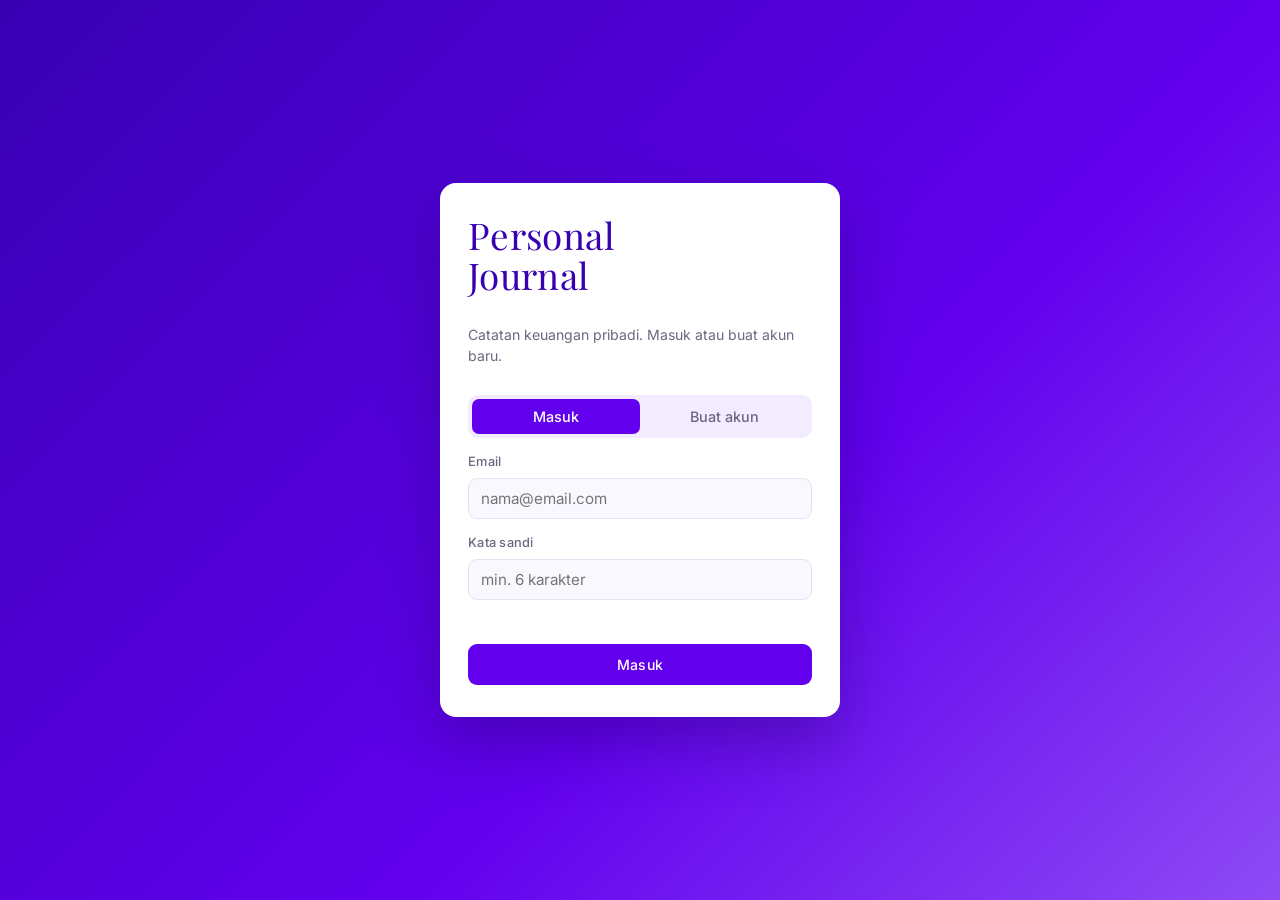
<file: index.html>
<!DOCTYPE html>
<html lang="id">
<head>
<meta charset="UTF-8">
<meta name="viewport" content="width=device-width, initial-scale=1">
<title>Personal Journal</title>
<meta name="theme-color" content="#3700B3">
<link rel="manifest" href="manifest.json">
<link rel="apple-touch-icon" href="icon-192.png">
<link rel="icon" href="data:image/svg+xml,<svg xmlns='http://www.w3.org/2000/svg' viewBox='0 0 100 100'><text y='.9em' font-size='90'>📒</text></svg>">
<link rel="preconnect" href="https://fonts.googleapis.com">
<link rel="preconnect" href="https://fonts.gstatic.com" crossorigin>
<link href="https://fonts.googleapis.com/css2?family=Playfair+Display:wght@400&family=Inter:wght@300;400;500&display=swap" rel="stylesheet">
<link rel="stylesheet" href="style.css">
</head>
<body>
<svg width="0" height="0" style="position:absolute" aria-hidden="true"><defs>
<symbol id="i-eye" viewBox="0 0 24 24"><path d="M2 12s3.5-7 10-7 10 7 10 7-3.5 7-10 7S2 12 2 12z"/><circle cx="12" cy="12" r="3"/></symbol>
<symbol id="i-eye-off" viewBox="0 0 24 24"><path d="M9.9 4.2A10.6 10.6 0 0 1 12 4c6.5 0 10 8 10 8a17 17 0 0 1-3.2 4.2"/><path d="M6.6 6.6C3.7 8.4 2 12 2 12s3.5 8 10 8a10 10 0 0 0 5.4-1.6"/><path d="M14.1 14.1a3 3 0 1 1-4.2-4.2"/><path d="m2 2 20 20"/></symbol>
<symbol id="i-bell" viewBox="0 0 24 24"><path d="M6 8a6 6 0 0 1 12 0c0 7 3 9 3 9H3s3-2 3-9"/><path d="M10.3 21a1.9 1.9 0 0 0 3.4 0"/></symbol>
<symbol id="i-sparkles" viewBox="0 0 24 24"><path d="m12 3-1.9 5.8a2 2 0 0 1-1.3 1.3L3 12l5.8 1.9a2 2 0 0 1 1.3 1.3L12 21l1.9-5.8a2 2 0 0 1 1.3-1.3L21 12l-5.8-1.9a2 2 0 0 1-1.3-1.3z"/></symbol>
<symbol id="i-home" viewBox="0 0 24 24"><path d="m3 11 9-8 9 8"/><path d="M5 10v10h14V10"/><path d="M10 20v-6h4v6"/></symbol>
<symbol id="i-receipt" viewBox="0 0 24 24"><path d="M5 3h14v18l-3-2-2 2-2-2-2 2-2-2-3 2z"/><path d="M9 8h6M9 12h6"/></symbol>
<symbol id="i-wallet" viewBox="0 0 24 24"><path d="M3 7a2 2 0 0 1 2-2h13v4"/><path d="M3 7v11a2 2 0 0 0 2 2h15V9H5a2 2 0 0 1-2-2z"/><circle cx="16.5" cy="14.5" r="1"/></symbol>
<symbol id="i-target" viewBox="0 0 24 24"><circle cx="12" cy="12" r="9"/><circle cx="12" cy="12" r="5"/><circle cx="12" cy="12" r="1"/></symbol>
<symbol id="i-user" viewBox="0 0 24 24"><circle cx="12" cy="8" r="4"/><path d="M4 21a8 8 0 0 1 16 0"/></symbol>
<symbol id="i-plus" viewBox="0 0 24 24"><path d="M12 5v14M5 12h14"/></symbol>
<symbol id="i-down-left" viewBox="0 0 24 24"><path d="M17 7 7 17M17 17H7V7"/></symbol>
<symbol id="i-up-right" viewBox="0 0 24 24"><path d="M7 17 17 7M7 7h10v10"/></symbol>
<symbol id="i-repeat" viewBox="0 0 24 24"><path d="m17 2 4 4-4 4"/><path d="M3 11V9a3 3 0 0 1 3-3h15"/><path d="m7 22-4-4 4-4"/><path d="M21 13v2a3 3 0 0 1-3 3H3"/></symbol>
<symbol id="i-chevron" viewBox="0 0 24 24"><path d="m9 6 6 6-6 6"/></symbol>
</defs></svg>


<!-- LOGIN -->
<main id="auth" class="auth">
  <div class="auth-card">
    <div class="logo">Personal<br>Journal</div>
    <p class="muted">Catatan keuangan pribadi. Masuk atau buat akun baru.</p>
    <div class="tabs" role="tablist">
      <button class="tab on" data-mode="login">Masuk</button>
      <button class="tab" data-mode="register">Buat akun</button>
    </div>
    <label>Nama akun<input id="u" autocomplete="username" placeholder="mis. andi"></label>
    <label>Kata sandi<input id="p" type="password" autocomplete="current-password" placeholder="min. 6 karakter"></label>
    <p id="authErr" class="err" role="alert"></p>
    <button id="authBtn" class="btn primary wide">Masuk</button>
  </div>
</main>

<!-- APP -->
<div id="app" hidden>
  <header class="top">
    <div class="logo sm">Personal Journal</div>
    <nav>
      <a href="#home">Beranda</a><a href="#dompet">Dompet</a><a href="#anggaran">Anggaran</a><a href="#laporan">Laporan</a>
      <a href="#investasi">Investasi</a><a href="#target">Target</a><a href="#tagihan">Tagihan</a><a href="#jurnal">Jurnal</a><a href="#zakat">Zakat</a><a href="#profil">Akun</a><a href="#cadangan">Cadangan</a><a href="#catatan">Catatan</a><a href="#evaluasi">Evaluasi</a>
    </nav>
    <div class="who"><span id="whoName"></span><button class="btn ghost" id="secBtn">Keamanan</button><button class="btn ghost" id="logout">Keluar</button></div>
  </header>

  <section class="home" id="home">
    <div class="hhead">
      <div><p class="muted" id="greet">Halo</p><h1 class="hname" id="hName"></h1></div>
      <div class="hbtns">
        <button class="icon-btn" id="notifBtn" type="button" aria-label="Notifikasi"><svg class="ic"><use href="#i-bell"/></svg><span class="cnt" id="notifCount" hidden>0</span></button>
        <button class="icon-btn" id="aiBtn" type="button" aria-label="Insight dan analisis"><svg class="ic"><use href="#i-sparkles"/></svg></button>
      </div>
    </div>

    <div class="balcard">
      <div class="ballabel">Total Balance</div>
      <div class="balrow"><span id="total">Rp0</span>
        <button class="icon-btn" id="eye" type="button" aria-label="Sembunyikan angka"><svg class="ic"><use id="eyeUse" href="#i-eye"/></svg></button></div>
    </div>

    <div class="sumgrid">
      <div class="sum in"><span><svg class="ic"><use href="#i-down-left"/></svg>Income</span><strong id="sumIn">Rp0</strong><em>Bulan ini</em></div>
      <div class="sum out"><span><svg class="ic"><use href="#i-up-right"/></svg>Expense</span><strong id="sumOut">Rp0</strong><em>Bulan ini</em></div>
      <div class="sum"><span><svg class="ic"><use href="#i-wallet"/></svg>Savings</span><strong id="sumSav">Rp0</strong><em>Target + dana darurat</em></div>
      <div class="sum"><span><svg class="ic"><use href="#i-target"/></svg>Investment</span><strong id="invTotal">Rp0</strong><em>Emas, obligasi, saham</em></div>
    </div>

    <div class="qa">
      <button id="qaIn" type="button"><svg class="ic"><use href="#i-down-left"/></svg>Add Income</button>
      <button id="qaOut" type="button"><svg class="ic"><use href="#i-up-right"/></svg>Add Expense</button>
      <button id="qaTf" type="button"><svg class="ic"><use href="#i-repeat"/></svg>Transfer</button>
      <button id="qaGoal" type="button"><svg class="ic"><use href="#i-target"/></svg>Add Goal</button>
    </div>
  </section>

  <main class="grid">
    <section class="card" id="recentCard">
      <div class="card-h"><h2>Transaksi terbaru</h2><a class="link" href="#catatan">Lihat semua <svg class="ic"><use href="#i-chevron"/></svg></a></div>
      <div id="recent"></div>
    </section>

    <section class="card" id="overviewCard">
      <div class="card-h"><h2>Ringkasan arus kas</h2><div class="ptabs" id="ovTabs"><button data-per="7D">7H</button><button data-per="30D" class="on">30H</button><button data-per="3M">3B</button><button data-per="6M">6B</button><button data-per="1Y">1T</button></div></div>
      <div id="ovChart"></div>
    </section>

    <section class="card" id="bsnapCard">
      <div class="card-h"><h2>Anggaran</h2><a class="link" href="#anggaran">Lihat anggaran <svg class="ic"><use href="#i-chevron"/></svg></a></div>
      <div id="bsnap"></div>
    </section>

    <section class="card" id="gsnapCard">
      <div class="card-h"><h2>Target saya</h2><a class="link" href="#target">Lihat target <svg class="ic"><use href="#i-chevron"/></svg></a></div>
      <div id="gsnap"></div>
    </section>

    <section class="card full insight" id="isnapCard">
      <div class="card-h"><h2>Insight keuangan</h2><button class="btn ghost" id="askBtn" type="button">Lihat analisis</button></div>
      <div id="isnap"></div>
    </section>

    <h2 class="sect">Rincian</h2>
    <section id="dompet" class="card">
      <div class="card-h"><h2>Dompet</h2><span class="acts"><button class="btn ghost" id="addTf">Transfer</button><button class="btn ghost" id="addWallet">+ Dompet</button></span></div>
      <div id="wallets" class="wallets"></div>
    </section>

    <section id="anggaran" class="card">
      <div class="card-h"><h2>Rencana anggaran bulan ini</h2><button class="btn ghost" id="addBudget">+ Batas</button></div>
      <div id="budgets"></div>
    </section>

    <section id="laporan" class="card">
      <div class="card-h"><h2>Ke mana uang keluar</h2><span class="muted" id="monthLbl"></span></div>
      <div id="pie" class="pie-wrap"></div>
    </section>

    <section id="investasi" class="card">
      <div class="card-h"><h2>Sisa uang jadi investasi</h2><button class="btn ghost" id="addInv">+ Alokasikan</button></div>
      <div id="inv" class="inv"></div>
    </section>

        <section id="target" class="card">
      <div class="card-h"><h2>Target tabungan</h2><button class="btn ghost" id="addGoal">+ Target</button></div>
      <div id="goals"></div>
    </section>

    <section id="tagihan" class="card">
      <div class="card-h"><h2>Berulang &amp; tagihan</h2><button class="btn ghost" id="addRec">+ Tambah</button></div>
      <div id="recBanner"></div>
      <div id="recs"></div>
    </section>

    <section id="jurnal" class="card">
      <div class="card-h"><h2>Jurnal harian</h2></div>
      <form id="fJr" class="jr">
        <input type="date" name="date" required>
        <select name="mood"><option value="5">Senang</option><option value="4">Tenang</option><option value="3" selected>Biasa</option><option value="2">Capek</option><option value="1">Stres / sedih</option></select>
        <textarea name="text" rows="3" maxlength="400" placeholder="Apa yang kamu rasakan atau pikirkan hari ini?"></textarea>
        <button class="btn primary">Simpan jurnal</button>
      </form>
      <div id="jrInsight"></div>
      <div id="jrList"></div>
    </section>

    <section id="zakat" class="card">
      <div class="card-h"><h2>Zakat &amp; sedekah</h2></div>
      <form id="fGold" class="jr"><label>Harga emas per gram (Rp)<input name="gold" type="number" min="0" inputmode="numeric"></label><button class="btn ghost">Hitung</button></form>
      <div id="zk"></div>
    </section>

    <section class="card" id="profil">
      <div class="card-h"><h2>Akun</h2></div>
      <form id="fProf" class="jr">
        <label>Nama tampilan<input name="name" maxlength="30" placeholder="Nama yang muncul di sapaan"></label>
        <p class="muted" style="margin:0">Akun: <span id="profAcc"></span></p>
        <button class="btn primary">Simpan nama</button>
      </form>
      <div class="acts"><button class="btn ghost" id="profSec" type="button">Keamanan</button><button class="btn ghost" id="profOut" type="button">Keluar</button></div>
    </section>

    <section class="card" id="syncCard">
      <div class="card-h"><h2>Sinkronisasi</h2></div>
      <p id="syncState" style="margin:0 0 8px"></p>
      <p class="muted" id="syncHelp" style="margin:0 0 10px">Untuk membuka data yang sama di HP dan laptop, aktifkan cloud (lihat PANDUAN-CLOUD.md).</p>
      <button class="btn ghost" id="syncNow" type="button">Sinkronkan sekarang</button>
    </section>

    <section id="cadangan" class="card full">
      <div class="card-h"><h2>Cadangan &amp; impor data</h2></div>
      <p class="muted">Data tersimpan di browser ini. Simpan cadangan secara berkala supaya aman jika browser dibersihkan atau berganti perangkat.</p>
      <div class="acts">
        <button class="btn primary" id="bkExp">Simpan cadangan (.json)</button>
        <button class="btn ghost" id="bkImp">Pulihkan dari cadangan</button>
        <button class="btn ghost" id="csvBtn">Impor mutasi bank (CSV)</button>
        <input type="file" id="bkFile" accept=".json,application/json" hidden>
      </div>
      <div id="autoBak"></div>
    </section>

    

    <section id="catatan" class="card full">
      <div class="card-h"><h2>Catatan transaksi</h2>
        <span class="acts"><select id="filterMonth"></select><button class="btn ghost" id="exp">Ekspor Excel (CSV)</button><button class="btn ghost" id="prt">Cetak / PDF</button></span></div>
      <div class="tbl-wrap">
        <table>
          <thead><tr><th>Tanggal</th><th>Hari</th><th>Keterangan</th><th>Dompet</th><th class="r">Jumlah</th><th>Status</th><th></th></tr></thead>
          <tbody id="txBody"></tbody>
        </table>
      </div>
    </section>

    <section id="evaluasi" class="card full">
      <div class="card-h"><h2>Evaluasi: sebab, akibat, dan yang perlu direlakan</h2><span class="muted" id="evalLbl"></span></div>
      <div id="evalBox" class="eval"></div>
    </section>
  </main>
  <footer class="foot">Data tersimpan di browser perangkat ini.</footer>
  <nav class="bnav" aria-label="Navigasi utama">
    <a href="#home"><svg class="ic"><use href="#i-home"/></svg>Home</a>
    <a href="#catatan"><svg class="ic"><use href="#i-receipt"/></svg>Transaksi</a>
    <button type="button" class="plus" id="bnPlus" aria-label="Tambah transaksi"><svg class="ic"><use href="#i-plus"/></svg></button>
    <a href="#anggaran"><svg class="ic"><use href="#i-wallet"/></svg>Budget</a>
    <a href="#target"><svg class="ic"><use href="#i-target"/></svg>Goals</a>
    <button type="button" id="bnProfil"><svg class="ic"><use href="#i-user"/></svg>Profil</button>
  </nav>
</div>

<!-- MODALS -->
<dialog id="mTx"><form method="dialog" class="mf" id="fTx">
  <h3>Catat transaksi</h3>
  <div class="seg"><label><input type="radio" name="type" value="out" checked><span>Pengeluaran</span></label><label><input type="radio" name="type" value="in"><span>Pemasukan</span></label></div>
  <label>Nominal (Rp)<input name="amount" type="number" min="1" inputmode="numeric" required></label>
  <label>Kategori<select name="cat"></select></label>
  <label>Dompet<select name="wallet"></select></label>
  <label>Tanggal<input name="date" type="date" required></label>
  <label>Catatan kecil<input name="note" maxlength="80" placeholder="mis. kopi susu sama teman"></label>
  <div class="mb"><button type="button" class="btn ghost" data-close>Batal</button><button class="btn primary">Simpan</button></div>
</form></dialog>

<dialog id="mWallet"><form method="dialog" class="mf" id="fWallet">
  <h3>Tambah dompet</h3>
  <label>Nama<input name="name" required placeholder="mis. Jago Syariah, GoPay"></label>
  <label>Jenis<select name="type"><option value="giral">Uang Giral (rekening / e-wallet)</option><option value="kartal">Uang Kartal (tunai)</option></select></label>
  <label>Saldo awal (Rp)<input name="balance" type="number" min="0" value="0"></label>
  <div class="mb"><button type="button" class="btn ghost" data-close>Batal</button><button class="btn primary">Simpan</button></div>
</form></dialog>

<dialog id="mBudget"><form method="dialog" class="mf" id="fBudget">
  <h3>Batas pengeluaran</h3>
  <label>Kategori<select name="cat"></select></label>
  <label>Maksimal per bulan (Rp)<input name="limit" type="number" min="1" required></label>
  <div class="mb"><button type="button" class="btn ghost" data-close>Batal</button><button class="btn primary">Simpan</button></div>
</form></dialog>

<dialog id="mInv"><form method="dialog" class="mf" id="fInv">
  <h3>Alokasikan ke investasi</h3>
  <label>Instrumen<select name="k"><option value="dana">Dana darurat</option><option value="emas">Emas</option><option value="obligasi">Obligasi</option><option value="saham">Saham</option></select></label>
  <label>Dari dompet<select name="wallet"></select></label>
  <label>Nominal (Rp)<input name="amount" type="number" min="1" required></label>
  <div class="mb"><button type="button" class="btn ghost" data-close>Batal</button><button class="btn primary">Pindahkan</button></div>
</form></dialog>

<dialog id="mTf"><form method="dialog" class="mf" id="fTf">
  <h3>Transfer antar dompet</h3>
  <label>Dari<select name="from"></select></label>
  <label>Ke<select name="to"></select></label>
  <label>Nominal (Rp)<input name="amount" type="number" min="1" required></label>
  <div class="mb"><button type="button" class="btn ghost" data-close>Batal</button><button class="btn primary">Pindahkan</button></div>
</form></dialog>

<dialog id="mSec"><form method="dialog" class="mf" id="fSec">
  <h3>Keamanan akun</h3>
  <label>Sandi lama<input name="old" type="password" autocomplete="current-password" placeholder="kosongkan jika tidak ganti sandi"></label>
  <label>Sandi baru (min. 6)<input name="n1" type="password" autocomplete="new-password"></label>
  <label>Ulangi sandi baru<input name="n2" type="password" autocomplete="new-password"></label>
  <label style="display:flex;gap:8px;align-items:center"><input name="autohide" type="checkbox" style="width:auto"> Sembunyikan angka otomatis saat masuk</label>
  <label>Keluar otomatis jika tidak aktif<select name="idle"><option value="1">1 menit</option><option value="5">5 menit</option><option value="15">15 menit</option><option value="0">Jangan keluar otomatis</option></select></label>
  <p id="secMsg" class="err" role="alert"></p>
  <div class="mb"><button type="button" class="btn ghost" data-close>Batal</button><button class="btn primary">Simpan</button></div>
</form></dialog>

<dialog id="mGoal"><form method="dialog" class="mf" id="fGoal">
  <h3>Target tabungan</h3>
  <label>Nama target<input name="name" required placeholder="mis. Laptop baru"></label>
  <label>Jumlah target (Rp)<input name="target" type="number" min="1" required></label>
  <label>Tenggat (opsional)<input name="deadline" type="date"></label>
  <div class="mb"><button type="button" class="btn ghost" data-close>Batal</button><button class="btn primary">Simpan</button></div>
</form></dialog>

<dialog id="mGoalDep"><form method="dialog" class="mf" id="fGoalDep">
  <h3>Setor ke target</h3>
  <label>Dari dompet<select name="wallet"></select></label>
  <label>Nominal (Rp)<input name="amount" type="number" min="1" required></label>
  <div class="mb"><button type="button" class="btn ghost" data-close>Batal</button><button class="btn primary">Setor</button></div>
</form></dialog>

<dialog id="mRec"><form method="dialog" class="mf" id="fRec">
  <h3>Transaksi berulang</h3>
  <label>Nama<input name="name" required placeholder="mis. Gaji, Kos, Netflix"></label>
  <label>Jenis<select name="type"><option value="out">Pengeluaran</option><option value="in">Pemasukan</option></select></label>
  <label>Nominal (Rp)<input name="amount" type="number" min="1" required></label>
  <label>Dompet<select name="wallet"></select></label>
  <label>Kategori<select name="cat"></select></label>
  <label>Tiap tanggal (1-28)<input name="day" type="number" min="1" max="28" value="1" required></label>
  <label style="display:flex;gap:8px;align-items:center"><input name="auto" type="checkbox" style="width:auto"> Catat otomatis (kalau tidak, hanya pengingat)</label>
  <div class="mb"><button type="button" class="btn ghost" data-close>Batal</button><button class="btn primary">Simpan</button></div>
</form></dialog>

<dialog id="mCsv"><form method="dialog" class="mf" id="fCsv">
  <h3>Impor mutasi bank</h3>
  <p class="muted" style="margin:0">Unduh mutasi/e-statement dari aplikasi banking dalam format CSV, lalu pilih filenya di sini.</p>
  <label>Masuk ke dompet<select name="wallet"></select></label>
  <label>File CSV<input name="file" type="file" accept=".csv,.txt,text/csv"></label>
  <label style="display:flex;gap:8px;align-items:center"><input name="adjust" type="checkbox" style="width:auto"> Sesuaikan saldo dompet dengan transaksi ini</label>
  <p class="muted" style="margin:0">Biarkan tidak dicentang jika saldo dompet sudah kamu isi sesuai saldo bank saat ini.</p>
  <div class="mb"><button type="button" class="btn ghost" data-close>Batal</button><button class="btn primary">Impor</button></div>
</form></dialog>

<dialog id="mNotif"><div class="mf"><h3>Notifikasi</h3><div id="notifList"></div><div class="mb"><button type="button" class="btn ghost" data-close>Tutup</button></div></div></dialog>

<div id="toast" class="toast" role="status"></div>
<script src="store.js"></script>
<script src="config.js"></script>
<script src="cloud.js"></script>
<script src="keamanan.js"></script>
<script src="app.js"></script>
<script src="fitur.js"></script>
<script src="home.js"></script>
<script src="profil.js"></script>
<script src="platform.js"></script>
</body>
</html>
</file>
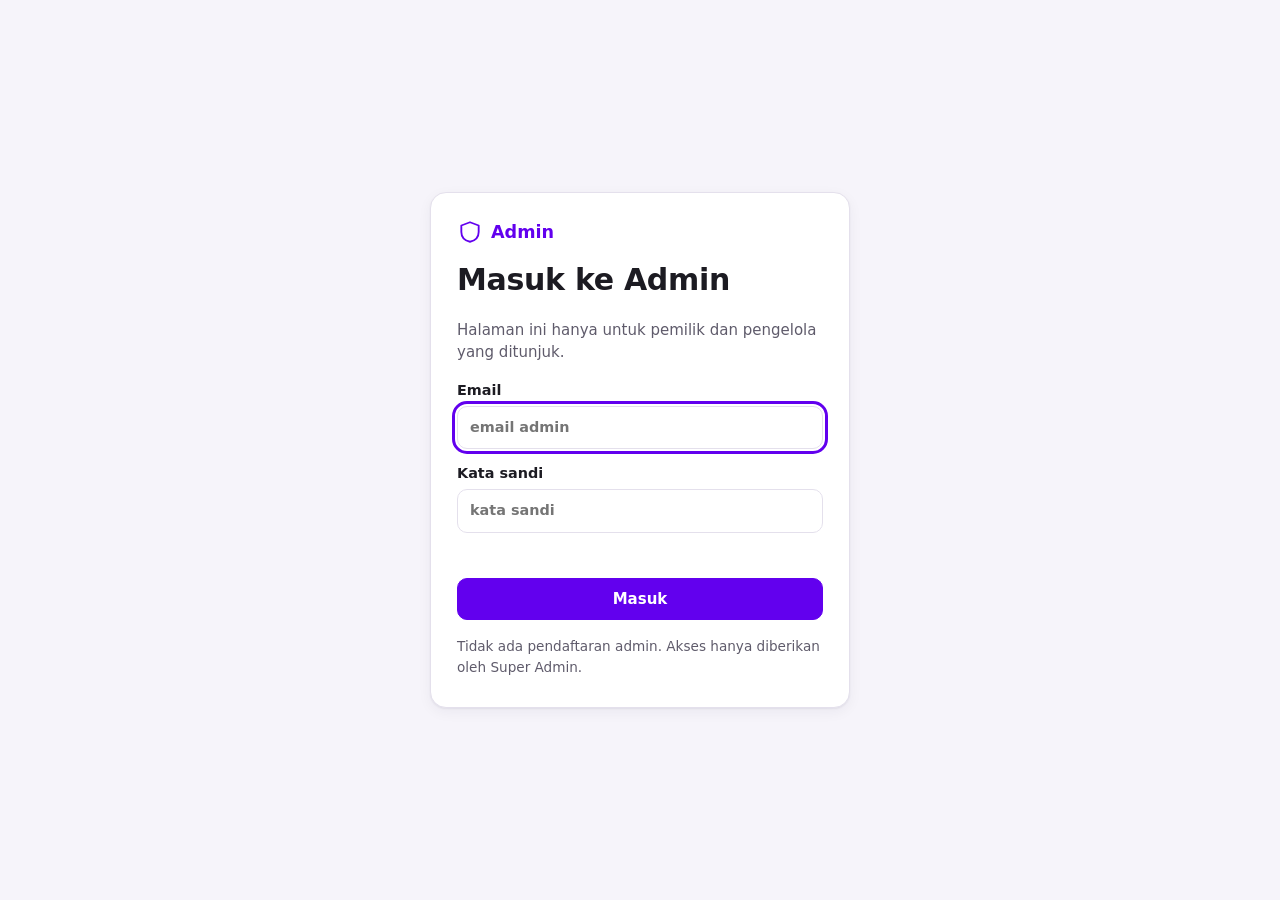
<file: admin.html>
<!doctype html>
<html lang="id">
<head>
<meta charset="utf-8">
<meta name="viewport" content="width=device-width, initial-scale=1">
<meta name="robots" content="noindex, nofollow">
<meta name="color-scheme" content="light dark">
<title>Admin · Personal Journal</title>
<link rel="icon" href="data:,">
<link rel="stylesheet" href="admin/admin.css">
</head>
<body>
<div id="root" aria-live="polite"></div>
<noscript><p>Halaman admin membutuhkan JavaScript.</p></noscript>
<script src="config.js"></script>
<script src="admin/ui.js"></script>
<script src="admin/xlsx.js"></script>
<script src="admin/core.js"></script>
<script src="admin/modules/overview.js"></script>
<script src="admin/modules/users.js"></script>
<script src="admin/modules/roles.js"></script>
<script src="admin/modules/branding.js"></script>
<script src="admin/modules/cms.js"></script>
<script src="admin/modules/media.js"></script>
<script src="admin/modules/communication.js"></script>
<script src="admin/modules/analytics.js"></script>
<script src="admin/modules/settings.js"></script>
<script src="admin/modules/security.js"></script>
<script src="admin/modules/audit.js"></script>
<script src="admin/modules/backup.js"></script>
<script src="admin/modules/import-export.js"></script>
<script src="admin/modules/maintenance.js"></script>
<script src="admin/modules/modules-manager.js"></script>
<script src="admin/modules/feature-builder.js"></script>
<script src="admin/modules/application-management.js"></script>
<script src="admin/modules/layout-editor.js"></script>
<script src="admin/boot.js"></script>
</body>
</html>
</file>
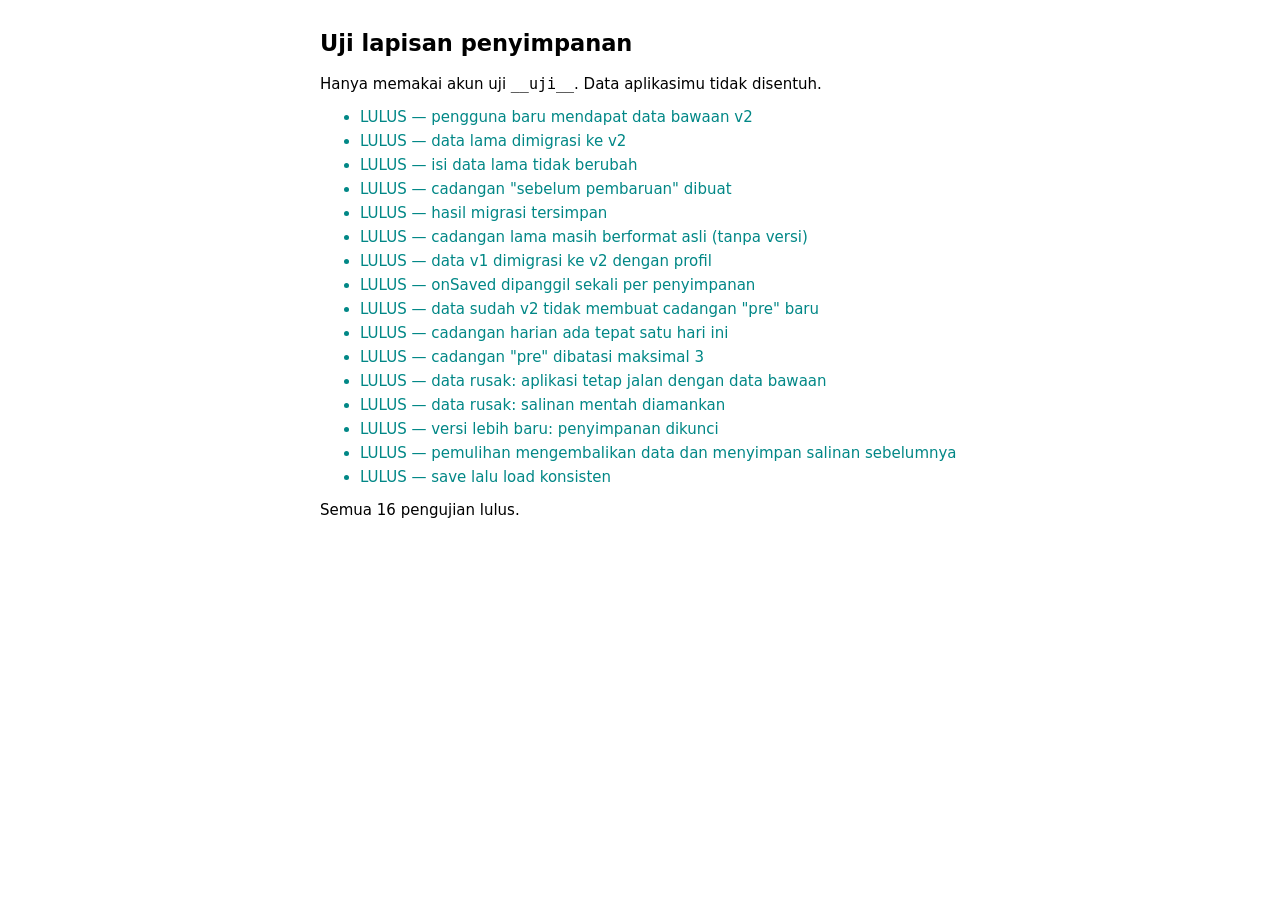
<file: tests/run.html>
<!DOCTYPE html><html lang="id"><head><meta charset="utf-8"><title>Uji penyimpanan</title>
<style>body{font:15px system-ui;max-width:640px;margin:30px auto;padding:0 16px}li{margin:6px 0}.ok{color:#018786}.gagal{color:#B00020;font-weight:600}</style></head>
<body><h2>Uji lapisan penyimpanan</h2><p>Hanya memakai akun uji <code>__uji__</code>. Data aplikasimu tidak disentuh.</p><ul id="r"></ul><p id="s"></p>
<script src="../store.js"></script><script src="store.test.js"></script>
<script>const h=window.__hasil;document.getElementById('r').innerHTML=h.map(x=>`<li class="${x.ok?'ok':'gagal'}">${x.ok?'LULUS':'GAGAL'} — ${x.nama} ${x.info}</li>`).join('');
const g=h.filter(x=>!x.ok).length;document.getElementById('s').textContent=g?g+' pengujian gagal.':'Semua '+h.length+' pengujian lulus.';</script></body></html>
</file>
<file: style.css>
/* Personal Journal v7 — palet ungu, tipografi formal, angka tertata */
:root{
  --p:#6200EE; --p-dark:#3700B3; --p-light:#BB86FC; --p-soft:#F3EBFF; --p-soft2:#E8DCFB;
  --teal:#018786; --teal-soft:#E3F3F2; --red:#B00020; --red-soft:#FBEAEE; --amber:#B26A00;
  --ink:#1D1B2E; --muted:#6B6880; --line:#E7E2F1; --bg:#FAF8FF; --card:#FFFFFF;
  --display:'Playfair Display',Georgia,'Times New Roman',serif;
  --body:'Inter',system-ui,-apple-system,'Segoe UI',sans-serif;
}
@media (prefers-color-scheme:dark){
  :root{--ink:#EDE8FA;--muted:#A9A3C2;--line:#2C2548;--bg:#0F0B1E;--card:#181330;
        --p-soft:#221A44;--p-soft2:#2E2358;--teal-soft:#10302F;--red-soft:#3A1420;--p:#9965F4}
}
*{box-sizing:border-box}
html{scroll-behavior:smooth}
body{margin:0;font-family:var(--body);font-weight:400;font-size:15px;background:var(--bg);color:var(--ink);line-height:1.55;
  font-variant-numeric:tabular-nums lining-nums;font-feature-settings:"tnum" 1,"lnum" 1}
[hidden]{display:none!important}
h1,h2,h3{margin:0;font-weight:400}
h2,h3,.logo{font-family:var(--display);letter-spacing:.01em}
b,strong{font-weight:500}
a{color:inherit}
:focus-visible{outline:2px solid var(--p-light);outline-offset:2px}
.muted{color:var(--muted);font-size:.88rem}
.logo{font-size:2.3rem;line-height:1.1;color:var(--p-dark)}
.logo.sm{font-size:1.25rem}
@media (prefers-color-scheme:dark){.logo{color:var(--p-light)}}

/* masuk */
.auth{min-height:100vh;display:grid;place-items:center;padding:20px;background:linear-gradient(135deg,var(--p-dark),var(--p) 60%,#8E4BF5)}
.auth-card{background:var(--card);width:min(400px,100%);padding:32px 28px;border-radius:16px;display:grid;gap:14px;box-shadow:0 24px 60px rgba(30,0,90,.35)}
.tabs{display:grid;grid-template-columns:1fr 1fr;background:var(--p-soft);border-radius:10px;padding:4px}
.tab{border:0;background:none;padding:9px;border-radius:7px;font:500 .9rem var(--body);color:var(--muted);cursor:pointer}
.tab.on{background:var(--p);color:#fff}
label{display:grid;gap:6px;font-size:.8rem;font-weight:500;color:var(--muted);letter-spacing:.02em}
input,select,textarea{font:400 .95rem var(--body);padding:10px 12px;border:1px solid var(--line);border-radius:9px;background:var(--bg);color:var(--ink);width:100%}
textarea{resize:vertical}
input:focus,select:focus,textarea:focus{border-color:var(--p);outline:none;box-shadow:0 0 0 3px rgba(98,0,238,.12)}
.err{color:var(--red);font-size:.85rem;min-height:1.2em;margin:0}

/* tombol */
.btn{font:500 .88rem var(--body);letter-spacing:.015em;border:0;border-radius:9px;padding:9px 16px;cursor:pointer;transition:transform .12s,background .2s}
.btn:active{transform:scale(.97)}
.btn.primary{background:var(--p);color:#fff}
.btn.primary:hover{background:var(--p-dark)}
.btn.ghost{background:var(--p-soft);color:var(--p-dark)}
.btn.ghost:hover{background:var(--p-soft2)}
@media (prefers-color-scheme:dark){.btn.ghost{color:#E6D9FF}}
.btn.wide{width:100%;padding:12px}

/* tata letak */
.top{position:sticky;top:0;z-index:5;display:flex;align-items:center;gap:18px;padding:10px 24px;background:var(--card);border-bottom:1px solid var(--line);flex-wrap:wrap}
.top nav{display:flex;gap:2px;flex:1;overflow-x:auto}
.top nav a{text-decoration:none;font-weight:500;font-size:.83rem;color:var(--muted);padding:6px 10px;border-radius:7px;white-space:nowrap}
.top nav a:hover{background:var(--p-soft);color:var(--p-dark)}
.who{display:flex;align-items:center;gap:8px;font-weight:500;font-size:.85rem}

  padding:40px max(24px,calc((100% - 1100px)/2)) 44px;display:flex;justify-content:space-between;align-items:flex-end;gap:24px;flex-wrap:wrap}
@keyframes float{50%{transform:translate(-14px,16px) scale(1.05)}}

.grid{max-width:1100px;margin:0 auto;padding:26px 16px 44px;display:grid;grid-template-columns:repeat(2,1fr);gap:18px}
.card{background:var(--card);border:1px solid var(--line);border-radius:14px;padding:22px;min-width:0;
  box-shadow:0 1px 2px rgba(40,10,100,.04),0 12px 28px -22px rgba(55,0,179,.35);animation:rise .6s cubic-bezier(.2,.8,.2,1) both}
.card.full{grid-column:1/-1}
.grid>.card:nth-child(2){animation-delay:.06s}.grid>.card:nth-child(3){animation-delay:.12s}.grid>.card:nth-child(4){animation-delay:.18s}
.grid>.card:nth-child(5){animation-delay:.24s}.grid>.card:nth-child(n+6){animation-delay:.3s}
@keyframes rise{from{opacity:0;transform:translateY(18px)}}
.card-h{display:flex;justify-content:space-between;align-items:center;gap:10px;margin-bottom:16px;padding-bottom:12px;border-bottom:1px solid var(--line);flex-wrap:wrap}
.card-h h2{font-size:1.2rem;color:var(--p-dark)}
@media (prefers-color-scheme:dark){.card-h h2{color:var(--p-light)}}
.card-h select{width:auto;padding:6px 10px}
.acts{display:flex;gap:8px;align-items:center;flex-wrap:wrap}
@media(max-width:800px){.grid{grid-template-columns:1fr}}

/* dompet */
.wallets{display:grid;grid-template-columns:repeat(auto-fill,minmax(150px,1fr));gap:10px}
.wallet{border-radius:11px;padding:14px;border:1px solid var(--line);position:relative;transition:transform .2s,box-shadow .2s}
.wallet:hover{transform:translateY(-2px);box-shadow:0 10px 20px -14px rgba(55,0,179,.5)}
.wallet.kartal{background:var(--p-soft)}.wallet.giral{background:var(--teal-soft)}
.wallet small{display:block;font-size:.75rem;color:var(--muted);letter-spacing:.03em}
.wallet b{display:block;font-size:1.05rem;font-weight:400;margin-top:6px;text-align:right}
.x{position:absolute;top:6px;right:8px;border:0;background:none;color:var(--muted);cursor:pointer;font-size:1rem}
.x:hover{color:var(--p)}

/* anggaran, target, berulang */
.bud{margin-bottom:16px}
.bud-t{display:flex;justify-content:space-between;gap:12px;font-size:.9rem}
.bud-t span:last-child{font-weight:400;white-space:nowrap}
.bar{height:6px;background:var(--p-soft2);border-radius:6px;overflow:hidden;margin:8px 0 4px}
.bar i{display:block;height:100%;background:var(--p);border-radius:6px;animation:fill 1s cubic-bezier(.2,.8,.2,1) both;transform-origin:left}
.bar i.warn{background:#E8A100}.bar i.over{background:var(--red)}
@keyframes fill{from{transform:scaleX(0)}}
.bud a,.ev a{color:var(--p);text-decoration:none;border-bottom:1px solid rgba(98,0,238,.3)}

/* laporan */
.pie-wrap{display:flex;gap:22px;align-items:center;flex-wrap:wrap}
.pie-wrap svg{width:180px;height:180px;flex:none}
.pie-wrap svg path,.pie-wrap svg circle:first-child{transform-origin:100px 100px;animation:spin .9s cubic-bezier(.2,.8,.2,1) both}
@keyframes spin{from{opacity:0;transform:rotate(-40deg) scale(.85)}}
.legend{display:grid;gap:8px;font-size:.88rem;flex:1;min-width:170px}
.legend div{display:flex;align-items:center;gap:8px;padding-bottom:6px;border-bottom:1px dashed var(--line)}
.legend b{margin-left:auto;font-weight:400;text-align:right;white-space:nowrap}
.dot{width:9px;height:9px;border-radius:50%;display:inline-block}
.dot.y{background:var(--p-light)}.dot.b{background:#8E6CF0}.dot.g{background:var(--teal)}

/* investasi */
.inv{display:grid;grid-template-columns:1fr 1fr;gap:10px}
.inv div{padding:14px;border-radius:11px;background:var(--p-soft);border:1px solid var(--line)}
.inv small{display:block;font-size:.75rem;color:var(--muted);letter-spacing:.03em}
.inv b{display:block;font-size:1.05rem;font-weight:400;margin-top:6px;text-align:right}

/* tabel */
.tbl-wrap{overflow-x:auto}
table{width:100%;border-collapse:collapse;font-size:.88rem;min-width:640px}
th{text-align:left;font-weight:500;font-size:.75rem;letter-spacing:.06em;text-transform:uppercase;color:var(--muted);padding:10px 8px;border-bottom:1px solid var(--line)}
td{padding:11px 8px;border-bottom:1px solid var(--line)}
.r{text-align:right}
td.in,td.out{text-align:right;font-weight:400;white-space:nowrap}
td.in{color:var(--teal)}td.out{color:var(--red)}
tbody tr{transition:background .15s}tbody tr:hover{background:var(--p-soft)}
.badge{font-size:.72rem;font-weight:500;padding:3px 10px;border-radius:20px;letter-spacing:.02em}
.badge.kartal{background:var(--p-soft2);color:var(--p-dark)}.badge.giral{background:var(--teal-soft);color:var(--teal)}
.empty{color:var(--muted);padding:14px 0;margin:0;font-size:.9rem}

/* evaluasi */
.eval{display:grid;gap:12px}
.ev{border-radius:10px;border:1px solid var(--line);padding:14px 16px;border-left:3px solid var(--p)}
.ev.bad{border-left-color:var(--red)}.ev.warn{border-left-color:#E8A100}.ev.good{border-left-color:var(--teal)}
.ev h3{font-size:1.02rem;margin-bottom:6px}
.ev p{margin:4px 0;font-size:.9rem}
.ev p b{display:inline-block;min-width:74px;color:var(--muted);font-weight:500;font-size:.75rem;letter-spacing:.06em;text-transform:uppercase}
.relakan{background:var(--p-soft);border:1px solid var(--p-soft2);border-radius:10px;padding:16px 18px}
.relakan h3{margin-bottom:6px;color:var(--p-dark)}.relakan ul{margin:8px 0 0;padding-left:20px}
@media (prefers-color-scheme:dark){.relakan h3{color:var(--p-light)}}
.jr{display:grid;gap:10px;margin-bottom:12px}

/* tren */
.trend{width:100%;max-width:640px;height:auto}
.trend rect{transform-box:fill-box;transform-origin:bottom;animation:grow .8s var(--d,0ms) cubic-bezier(.2,.8,.2,1) both}
.trend .b1{fill:var(--teal)}.trend .b2{fill:var(--p)}
@keyframes grow{from{transform:scaleY(0)}}

/* jendela */
dialog{border:0;border-radius:16px;padding:0;width:min(420px,calc(100% - 28px));background:var(--card);color:var(--ink);box-shadow:0 24px 60px rgba(20,0,70,.4)}
dialog::backdrop{background:rgba(20,8,50,.55)}
.mf{display:grid;gap:12px;padding:24px}
.mf h3{font-size:1.35rem;color:var(--p-dark)}
@media (prefers-color-scheme:dark){.mf h3{color:var(--p-light)}}
.mb{display:flex;gap:10px;justify-content:flex-end;margin-top:6px}
.seg{display:grid;grid-template-columns:1fr 1fr;gap:6px}
.seg input{position:absolute;opacity:0}
.seg span{display:block;text-align:center;padding:9px;border-radius:9px;border:1px solid var(--line);cursor:pointer;font-weight:500;font-size:.88rem;color:var(--muted)}
.seg input:checked+span{background:var(--p);color:#fff;border-color:var(--p)}
.seg label:nth-child(2) input:checked+span{background:var(--teal);border-color:var(--teal)}
.toast{position:fixed;left:50%;bottom:24px;transform:translate(-50%,80px);background:var(--p-dark);color:#fff;padding:11px 20px;border-radius:10px;font-size:.88rem;transition:transform .3s;z-index:20}
.toast.on{transform:translate(-50%,0)}
.foot{text-align:center;color:var(--muted);font-size:.78rem;padding:0 0 28px}

@media (prefers-reduced-motion:reduce){*,::before,::after{animation:none!important;transition:none!important;scroll-behavior:auto!important}}
@media print{
  .top,.home,.bnav,.sect,.card:not(#catatan):not(#evaluasi),.acts,.foot,.x,dialog,.toast{display:none!important}
  body{background:#fff;color:#000}.grid{display:block;padding:0}.card{box-shadow:none;animation:none;break-inside:avoid;border:0}
  td:last-child,th:last-child{display:none}
}

#autoBak a{color:var(--p);text-decoration:none;border-bottom:1px solid rgba(98,0,238,.3)}


/* ===== v9: beranda ringkas, ikon, navigasi bawah ===== */
html{scroll-padding-top:70px}
.ic{width:1.15em;height:1.15em;fill:none;stroke:currentColor;stroke-width:1.7;stroke-linecap:round;stroke-linejoin:round;flex:none;vertical-align:-.2em}
.home{max-width:1100px;margin:0 auto;padding:22px 16px 0;display:grid;gap:16px}
.hhead{display:flex;justify-content:space-between;align-items:center;gap:12px}
.hhead p{margin:0}
.hname{font-family:var(--display);font-size:1.55rem;color:var(--p-dark);line-height:1.2}
@media (prefers-color-scheme:dark){.hname{color:var(--p-light)}}
.hbtns{display:flex;gap:8px}
.icon-btn{position:relative;width:40px;height:40px;display:grid;place-items:center;border:1px solid var(--line);background:var(--card);color:var(--ink);border-radius:50%;cursor:pointer;font-size:1.1rem}
.icon-btn:hover{background:var(--p-soft)}
.cnt{position:absolute;top:-4px;right:-4px;min-width:18px;height:18px;padding:0 5px;border-radius:9px;background:var(--red);color:#fff;font-size:.68rem;display:grid;place-items:center}
.balcard{position:relative;overflow:hidden;border-radius:14px;padding:20px 22px;background:linear-gradient(135deg,var(--p-dark),var(--p));color:#fff}
.balcard::after{content:"";position:absolute;width:200px;height:200px;border-radius:50%;right:-60px;top:-90px;background:var(--p-light);opacity:.22;animation:float 10s ease-in-out infinite}
.balcard>*{position:relative;z-index:1}
.ballabel{font-size:.78rem;letter-spacing:.08em;text-transform:uppercase;opacity:.8}
.balrow{display:flex;align-items:center;gap:10px;margin-top:4px}
#total{font-size:clamp(1.8rem,6vw,2.4rem);font-weight:300;letter-spacing:-.01em;line-height:1.2}
.balrow .icon-btn{width:34px;height:34px;background:rgba(255,255,255,.16);border-color:transparent;color:#fff}
.balrow .icon-btn:hover{background:rgba(255,255,255,.28)}
.sumgrid{display:grid;grid-template-columns:repeat(2,1fr);gap:10px}
@media(min-width:900px){.sumgrid{grid-template-columns:repeat(4,1fr)}}
.sum{background:var(--card);border:1px solid var(--line);border-radius:12px;padding:14px 16px;min-width:0}
.sum>span{font-size:.72rem;letter-spacing:.06em;text-transform:uppercase;color:var(--muted);display:flex;align-items:center;gap:6px}
.sum strong{display:block;font-size:1.1rem;font-weight:400;margin-top:6px;white-space:nowrap;overflow:hidden;text-overflow:ellipsis}
.sum em{display:block;font-style:normal;font-size:.72rem;color:var(--muted);margin-top:2px}
.sum.in strong{color:var(--teal)}.sum.out strong{color:var(--red)}
.qa{display:grid;grid-template-columns:repeat(4,1fr);gap:10px}
.qa button{display:flex;flex-direction:column;align-items:center;gap:6px;padding:12px 6px;border:1px solid var(--line);background:var(--card);border-radius:12px;font:500 .78rem var(--body);color:var(--ink);cursor:pointer;transition:background .2s,transform .12s}
.qa button .ic{font-size:1.35rem;color:var(--p)}
.qa button:hover{background:var(--p-soft)}.qa button:active{transform:scale(.97)}
.sect{grid-column:1/-1;margin:10px 0 -2px;font-size:1.05rem;color:var(--muted);letter-spacing:.04em}
.link{font-size:.82rem;color:var(--p);text-decoration:none;display:inline-flex;align-items:center;gap:2px}
.link:hover{text-decoration:underline}
.trow{display:flex;align-items:center;gap:12px;padding:10px 0;border-bottom:1px solid var(--line)}
.trow:last-child{border-bottom:0}
.tic{width:34px;height:34px;border-radius:50%;display:grid;place-items:center;flex:none}
.tic.in{background:var(--teal-soft);color:var(--teal)}.tic.out{background:var(--red-soft);color:var(--red)}
.tmid{flex:1;min-width:0;font-size:.9rem}.tmid>div:first-child{white-space:nowrap;overflow:hidden;text-overflow:ellipsis}
.tamt{white-space:nowrap;text-align:right;font-size:.9rem}.tamt.in{color:var(--teal)}.tamt.out{color:var(--red)}
.ptabs{display:flex;gap:2px;flex-wrap:wrap}
.ptabs button{border:0;background:none;padding:5px 10px;border-radius:7px;font:500 .78rem var(--body);color:var(--muted);cursor:pointer}
.ptabs button.on{background:var(--p);color:#fff}
.ovsum{display:flex;gap:6px 18px;flex-wrap:wrap;font-size:.82rem;color:var(--muted);margin-top:6px}
.ovsum b{color:var(--ink);font-weight:400}
.bud-t.sm{font-size:.85rem;margin-top:6px}
.st.ok{color:var(--teal)}.st.warn{color:var(--amber)}.st.bad{color:var(--red)}
.insight p{margin:6px 0;display:flex;gap:10px;align-items:flex-start;font-size:.92rem}
.insight .ic{color:var(--p);margin-top:2px}
.bnav{display:none}
@media(max-width:800px){
  body{padding-bottom:86px}
  .bnav{display:grid;grid-template-columns:repeat(6,1fr);align-items:end;position:fixed;left:0;right:0;bottom:0;z-index:8;background:var(--card);border-top:1px solid var(--line);padding:6px 4px calc(6px + env(safe-area-inset-bottom,0px))}
  .bnav a,.bnav button{display:flex;flex-direction:column;align-items:center;gap:2px;border:0;background:none;color:var(--muted);font:500 .66rem var(--body);text-decoration:none;padding:4px 0;cursor:pointer}
  .bnav .ic{font-size:1.3rem}
  .bnav .plus{width:50px;height:50px;border-radius:50%;background:var(--p);color:#fff;justify-content:center;margin:-24px auto 2px;box-shadow:0 6px 16px rgba(55,0,179,.4)}
  .bnav .plus .ic{font-size:1.5rem}
  .toast{bottom:96px}
  .qa button{font-size:.72rem}
}
</file>
<file: admin/admin.css>
/* Admin Personal Journal. Token warna terang/gelap, tata letak responsif, tanpa gaya inline (CSP ketat). */
:root{--p:#6200EE;--p-dark:#3700B3;--p-soft:#efe6fd;--ink:#1c1b22;--muted:#5f5b6b;--line:#e4e0ec;--bg:#f6f4fa;--card:#fff;--ok:#0a7a45;--ok-bg:#e1f5ea;--warn:#8a5a00;--warn-bg:#fff1d6;--bad:#b3261e;--bad-bg:#fde7e5;--side:#241a3d;--side-ink:#e9e4f7;--r:12px;--sh:0 1px 2px rgba(20,10,50,.06),0 4px 14px rgba(20,10,50,.05)}
@media (prefers-color-scheme:dark){:root:not([data-theme=light]){--p:#b794ff;--p-dark:#d3bfff;--p-soft:#2d2347;--ink:#eeeaf8;--muted:#a9a3bb;--line:#35304a;--bg:#14111f;--card:#1d1930;--ok:#6fdca0;--ok-bg:#12301f;--warn:#f1c36a;--warn-bg:#3a2d0f;--bad:#ff9a92;--bad-bg:#3b1816;--side:#0f0b1c;--side-ink:#d9d2ee;--sh:none}}
*{box-sizing:border-box}html,body{margin:0}body{background:var(--bg);color:var(--ink);font:15px/1.5 Inter,system-ui,-apple-system,Segoe UI,Roboto,sans-serif}
h1,h2,h3{margin:0;font-weight:650;letter-spacing:-.01em}h2{font-size:1.45rem}h3{font-size:1.05rem}p{margin:.3em 0}
.muted{color:var(--muted)}.small{font-size:.85rem}.grow{flex:1}a{color:var(--p)}
:focus-visible{outline:3px solid var(--p);outline-offset:2px;border-radius:6px}
.btn{display:inline-flex;align-items:center;gap:6px;justify-content:center;border:1px solid var(--line);background:var(--card);color:var(--ink);padding:9px 14px;border-radius:10px;font:inherit;font-weight:600;cursor:pointer;min-height:40px}
.btn:hover{border-color:var(--p)}.btn.primary{background:var(--p);border-color:var(--p);color:#fff}.dark-btn{}
@media (prefers-color-scheme:dark){.btn.primary{color:#1a1030}}
.btn.danger{background:var(--bad);border-color:var(--bad);color:#fff}.btn.ghost{background:transparent;border-color:transparent}.btn.wide{width:100%}.btn.sm{padding:5px 10px;min-height:32px;font-size:.85rem}
.btn[disabled]{opacity:.55;cursor:not-allowed}
.icon-btn{position:relative;display:inline-grid;place-items:center;width:40px;height:40px;border-radius:10px;border:1px solid transparent;background:transparent;color:var(--ink);cursor:pointer}.icon-btn:hover{background:var(--p-soft)}
.cnt{position:absolute;top:2px;right:2px;background:var(--bad);color:#fff;border-radius:99px;font-size:.7rem;min-width:18px;height:18px;display:grid;place-items:center;padding:0 4px}
.inp,select.inp,textarea.inp{width:100%;padding:10px 12px;border:1px solid var(--line);border-radius:10px;background:var(--card);color:var(--ink);font:inherit;min-height:42px}
textarea.inp{min-height:110px;resize:vertical}.inp.code{font-size:1.4rem;letter-spacing:.35em;text-align:center}
.fld{display:flex;flex-direction:column;gap:4px;font-weight:600;font-size:.9rem}.fld small{font-weight:400;color:var(--muted)}
.stack{display:flex;flex-direction:column;gap:14px}.row{display:flex;gap:10px;flex-wrap:wrap;align-items:flex-end}.row>.fld{flex:1;min-width:150px}
.err{color:var(--bad);min-height:1.2em;margin:0;font-size:.9rem}.note{background:var(--warn-bg);color:var(--warn);padding:8px 12px;border-radius:10px}
.auth{min-height:100vh;display:grid;place-items:center;padding:16px}.auth-card{width:100%;max-width:420px;background:var(--card);border:1px solid var(--line);border-radius:16px;padding:26px;box-shadow:var(--sh);display:flex;flex-direction:column;gap:12px}
.auth-logo{display:flex;align-items:center;gap:8px;color:var(--p);font-weight:700;font-size:1.1rem}.qr{width:180px;height:180px;align-self:center;background:#fff;padding:6px;border-radius:8px;border:1px solid var(--line)}
.secret{background:var(--p-soft);padding:8px 10px;border-radius:8px;word-break:break-all;text-align:center}
.shell{display:grid;grid-template-columns:248px 1fr;min-height:100vh}.collapsed .shell{grid-template-columns:68px 1fr}
.side{background:var(--side);color:var(--side-ink);display:flex;flex-direction:column;position:sticky;top:0;height:100vh;overflow-y:auto}
.side-h{display:flex;align-items:center;gap:8px;padding:16px 18px;font-size:1.05rem}.side-f{margin-top:auto;padding:14px 18px;opacity:.6}
.nav{display:flex;flex-direction:column;gap:6px;padding:4px 10px}.nav-t{display:block;font-size:.7rem;letter-spacing:.08em;text-transform:uppercase;opacity:.55;padding:10px 8px 4px}
.nav a{display:flex;align-items:center;gap:10px;padding:9px 10px;border-radius:9px;color:inherit;text-decoration:none;white-space:nowrap}.nav a:hover{background:rgba(255,255,255,.08)}.nav a.on{background:var(--p);color:#fff}
.collapsed .nav-l,.collapsed .nav-t,.collapsed .side-h strong,.collapsed .side-f{display:none}
.col{min-width:0;display:flex;flex-direction:column}.top{display:flex;align-items:center;gap:10px;padding:10px 18px;background:var(--card);border-bottom:1px solid var(--line);position:sticky;top:0;z-index:5}
.crumb{display:flex;gap:6px;align-items:center;color:var(--muted)}.crumb strong{color:var(--ink)}.who{display:flex;align-items:center;gap:8px}.who-t{display:flex;flex-direction:column;text-align:right;line-height:1.2}.who-t small{color:var(--muted)}
.main{padding:20px;outline:none}.page{max-width:1180px;margin:0 auto}.page-h{margin-bottom:16px}.page-b{display:flex;flex-direction:column;gap:16px}
.cardx{background:var(--card);border:1px solid var(--line);border-radius:var(--r);padding:16px;box-shadow:var(--sh);display:flex;flex-direction:column;gap:12px}
.grid{display:grid;gap:14px;grid-template-columns:repeat(auto-fit,minmax(200px,1fr))}.grid.two{grid-template-columns:repeat(auto-fit,minmax(320px,1fr))}
.stat{background:var(--card);border:1px solid var(--line);border-radius:var(--r);padding:14px;display:flex;flex-direction:column;gap:2px}.stat span{color:var(--muted);font-size:.85rem}.stat strong{font-size:1.7rem}.stat small{color:var(--muted)}
.badge{display:inline-block;padding:2px 9px;border-radius:99px;font-size:.78rem;font-weight:650;background:var(--p-soft);color:var(--p-dark)}.badge.ok{background:var(--ok-bg);color:var(--ok)}.badge.warn{background:var(--warn-bg);color:var(--warn)}.badge.bad{background:var(--bad-bg);color:var(--bad)}
.tbl-wrap{overflow-x:auto;border:1px solid var(--line);border-radius:10px}.tbl{width:100%;border-collapse:collapse;font-size:.92rem}.tbl th,.tbl td{padding:9px 12px;text-align:left;border-bottom:1px solid var(--line);vertical-align:top}.tbl th{background:var(--p-soft);font-weight:650;white-space:nowrap}.tbl tr:last-child td{border-bottom:0}
.state{display:flex;flex-direction:column;align-items:center;gap:6px;padding:26px;text-align:center;color:var(--muted)}.state.error{color:var(--bad);background:var(--bad-bg);border-radius:10px}
.spin{width:22px;height:22px;border-radius:50%;border:3px solid var(--line);border-top-color:var(--p);animation:sp .8s linear infinite}@keyframes sp{to{transform:rotate(360deg)}}
@media (prefers-reduced-motion:reduce){.spin{animation-duration:3s}}
.dlg{border:1px solid var(--line);border-radius:14px;padding:0;background:var(--card);color:var(--ink);width:min(92vw,460px);box-shadow:0 20px 60px rgba(0,0,0,.35)}.dlg.wide{width:min(96vw,900px)}.dlg::backdrop{background:rgba(10,5,25,.55)}
.dlg-head{display:flex;justify-content:space-between;align-items:center;padding:12px 16px;border-bottom:1px solid var(--line)}.dlg-body{padding:16px;max-height:70vh;overflow:auto}.dlg-foot{display:flex;gap:8px;justify-content:flex-end;padding:12px 16px;border-top:1px solid var(--line)}
.toasts{position:fixed;bottom:16px;right:16px;display:flex;flex-direction:column;gap:8px;z-index:100}.toast{background:var(--ink);color:var(--bg);padding:10px 14px;border-radius:10px;box-shadow:var(--sh)}.toast.err{background:var(--bad);color:#fff}
.chart{width:100%;height:auto}.chart .grid{stroke:var(--line)}.chart .axis{fill:var(--muted);font-size:10px}.chart .line{stroke:var(--p);stroke-width:2}.chart .dot{fill:var(--p)}
.bars{display:flex;flex-direction:column;gap:8px}.bar-row{display:grid;grid-template-columns:130px 1fr 60px;gap:8px;align-items:center}.bar-t{background:var(--p-soft);border-radius:4px;overflow:hidden}.bar-svg{display:block;width:100%;height:14px}.bar-f{fill:var(--p)}.bar-row b{text-align:right}
ul.plain{margin:0;padding-left:18px}.tabs{display:flex;gap:6px;flex-wrap:wrap}.tabs .btn.on{background:var(--p);color:#fff;border-color:var(--p)}
.swatch{width:36px;height:36px;border-radius:8px;border:1px solid var(--line)}.toolbar{display:flex;gap:8px;flex-wrap:wrap;align-items:center}.hint{background:var(--p-soft);padding:8px 12px;border-radius:10px;font-size:.9rem}
.le{display:grid;grid-template-columns:minmax(300px,380px) 1fr;gap:14px;align-items:start}.pv-wrap{background:var(--line);border-radius:12px;padding:10px;display:flex;justify-content:center;overflow:auto}.pv{border:0;background:#fff;border-radius:8px;height:640px;max-width:100%}.pv.desktop{width:1000px}.pv.tablet{width:768px}.pv.mobile{width:390px}
.cmp{display:grid;grid-template-columns:1fr 1fr;gap:10px}.cmp pre{background:var(--p-soft);padding:10px;border-radius:8px;overflow:auto;font-size:.8rem;margin:0}
.orderlist{display:flex;flex-direction:column;gap:6px}.oi{display:flex;align-items:center;gap:8px;border:1px solid var(--line);border-radius:10px;padding:6px 10px}.oi .inp{min-height:34px;padding:4px 8px}.oi .grow{min-width:60px}
.scrim{display:none}
@media (max-width:900px){.shell,.collapsed .shell{grid-template-columns:1fr}.side{position:fixed;left:0;top:0;width:260px;transform:translateX(-100%);transition:transform .2s;z-index:30}.side.open{transform:none}.collapsed .nav-l,.collapsed .nav-t,.collapsed .side-h strong,.collapsed .side-f{display:revert}.side.open~.scrim,.shell+.scrim{display:none}.side.open+.col{}
 .le{grid-template-columns:1fr}.who-t{display:none}.main{padding:14px}.bar-row{grid-template-columns:90px 1fr 50px}}
.shell:has(.side.open)+.scrim{display:block;position:fixed;inset:0;background:rgba(0,0,0,.45);z-index:20}
@media (max-width:640px){.tbl.stack-m thead{display:none}.tbl.stack-m td{display:block;border:0;padding:4px 12px}.tbl.stack-m td::before{content:attr(data-label)": ";font-weight:650;color:var(--muted)}.tbl.stack-m tr{display:block;border-bottom:1px solid var(--line);padding:6px 0}.cmp{grid-template-columns:1fr}.crumb .sep,.crumb span:first-child{display:none}}
.thumb{width:100%;height:100px;object-fit:cover;border-radius:8px;background:var(--p-soft)}
</file>
